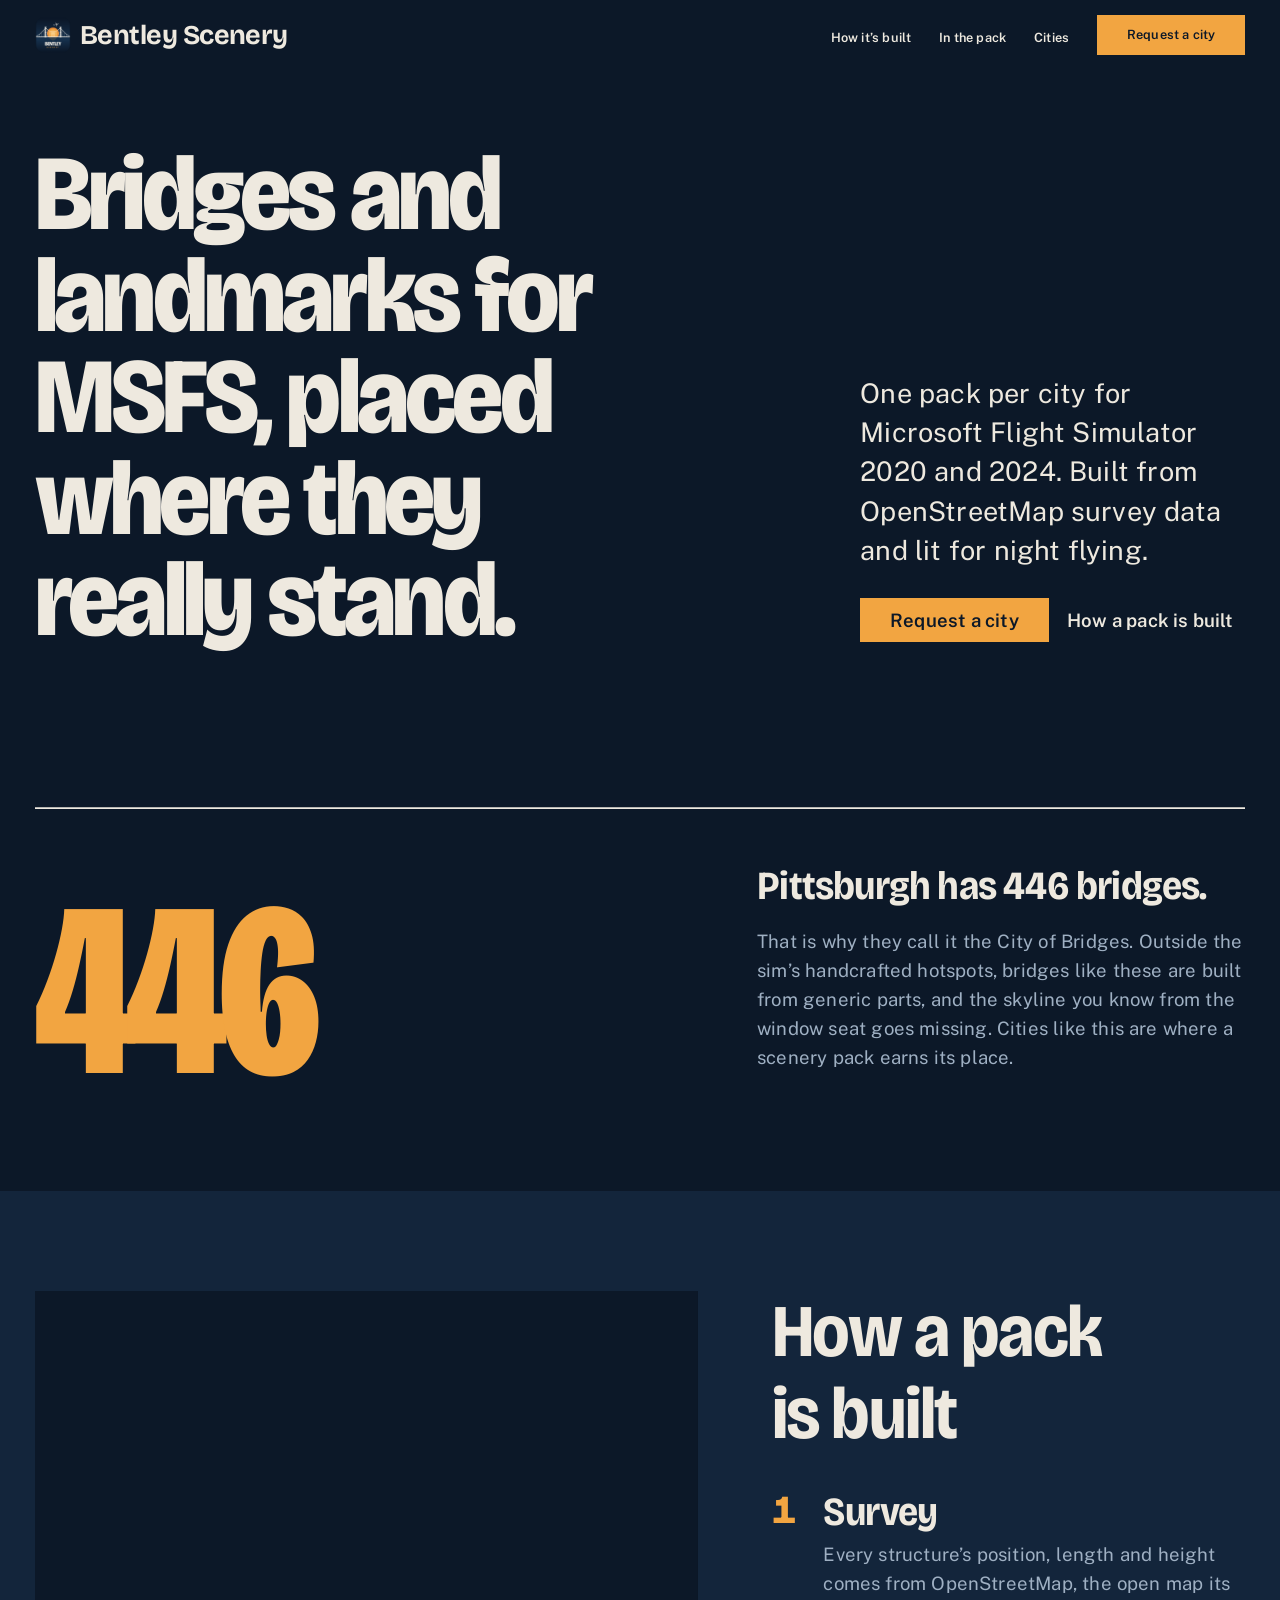
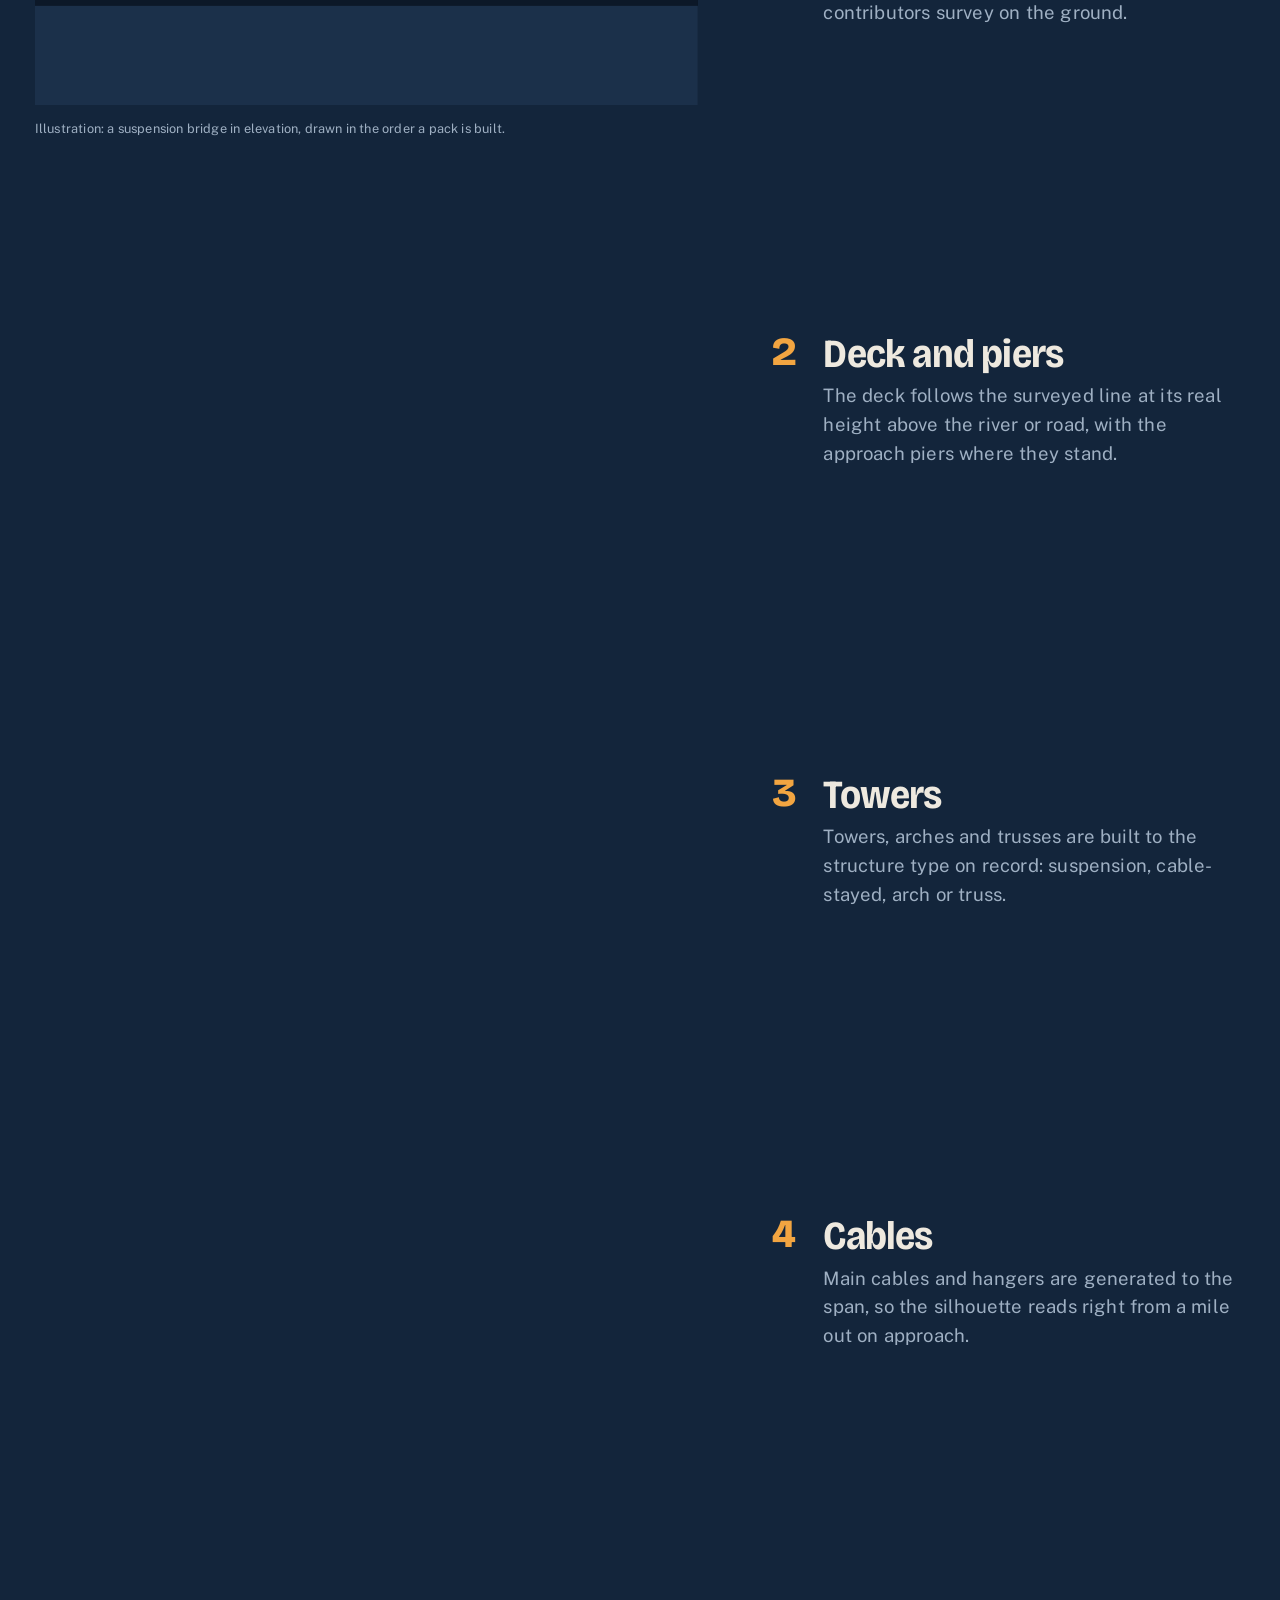
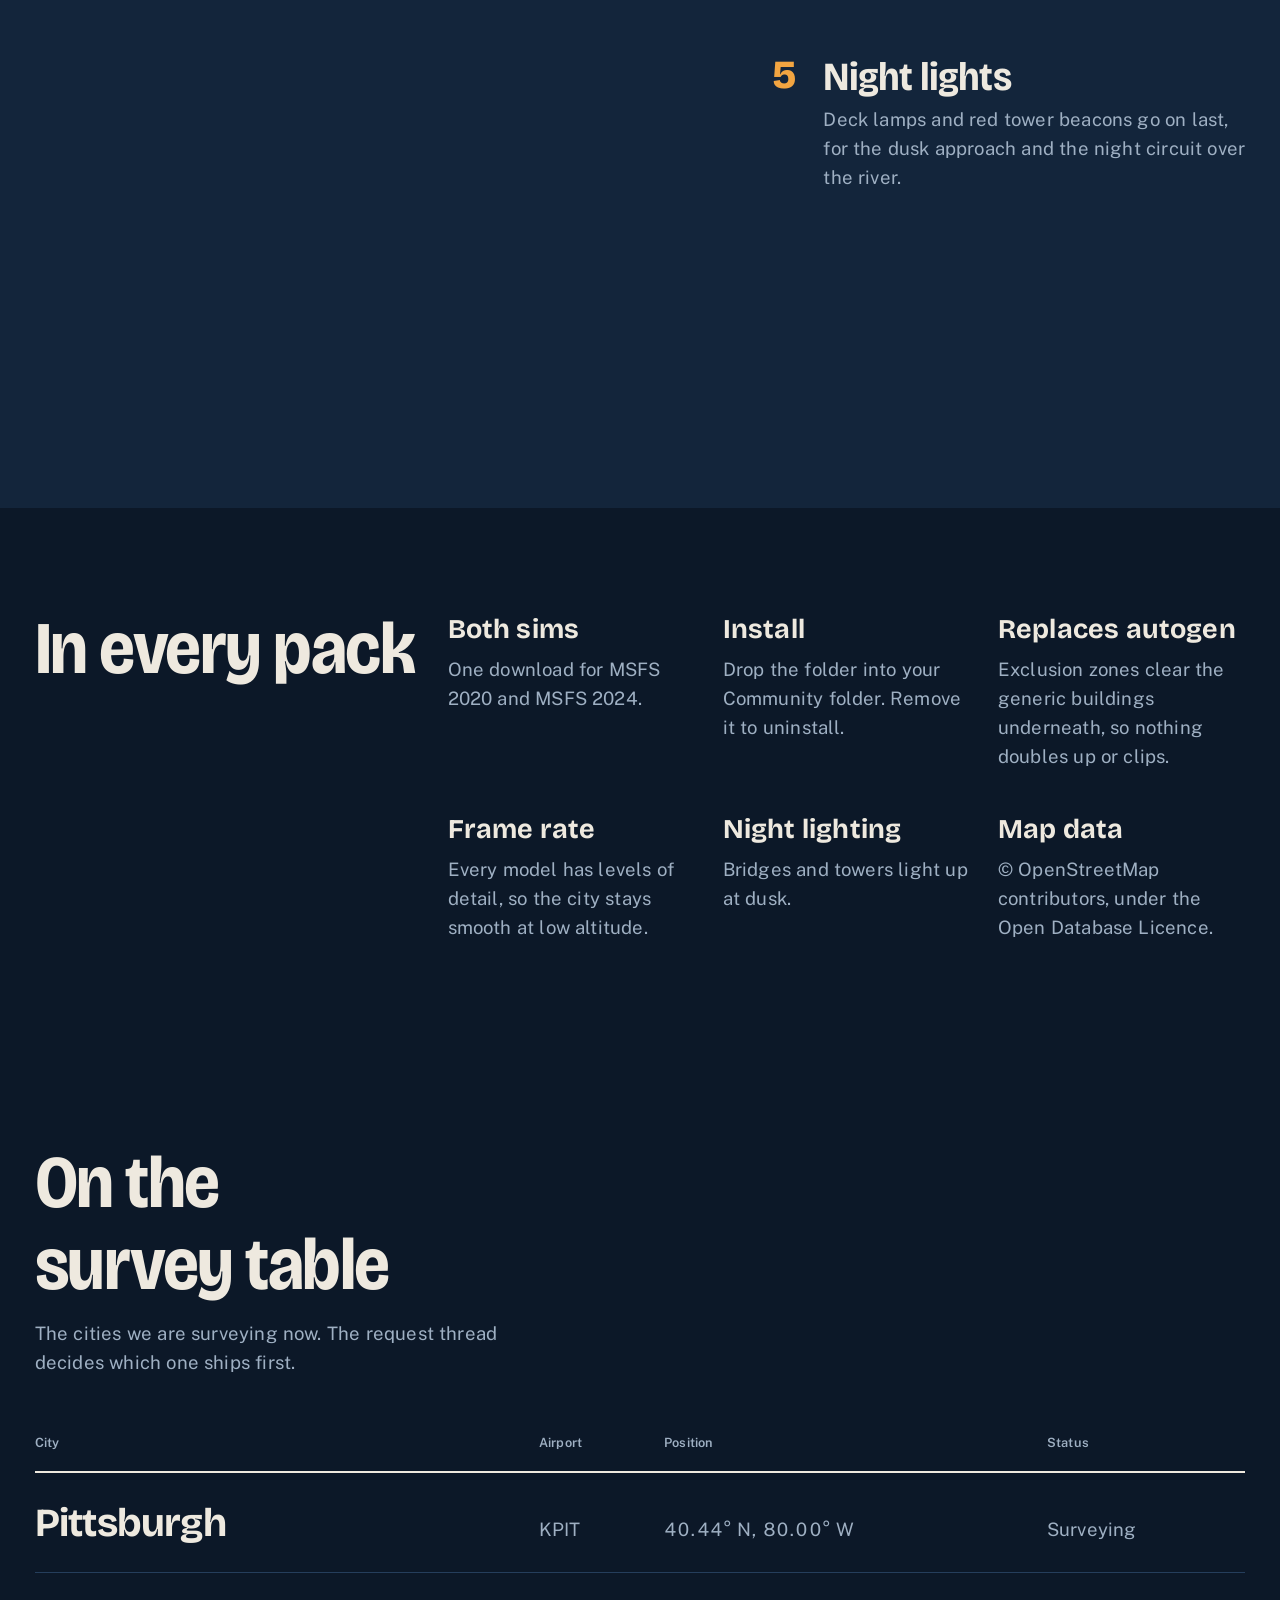
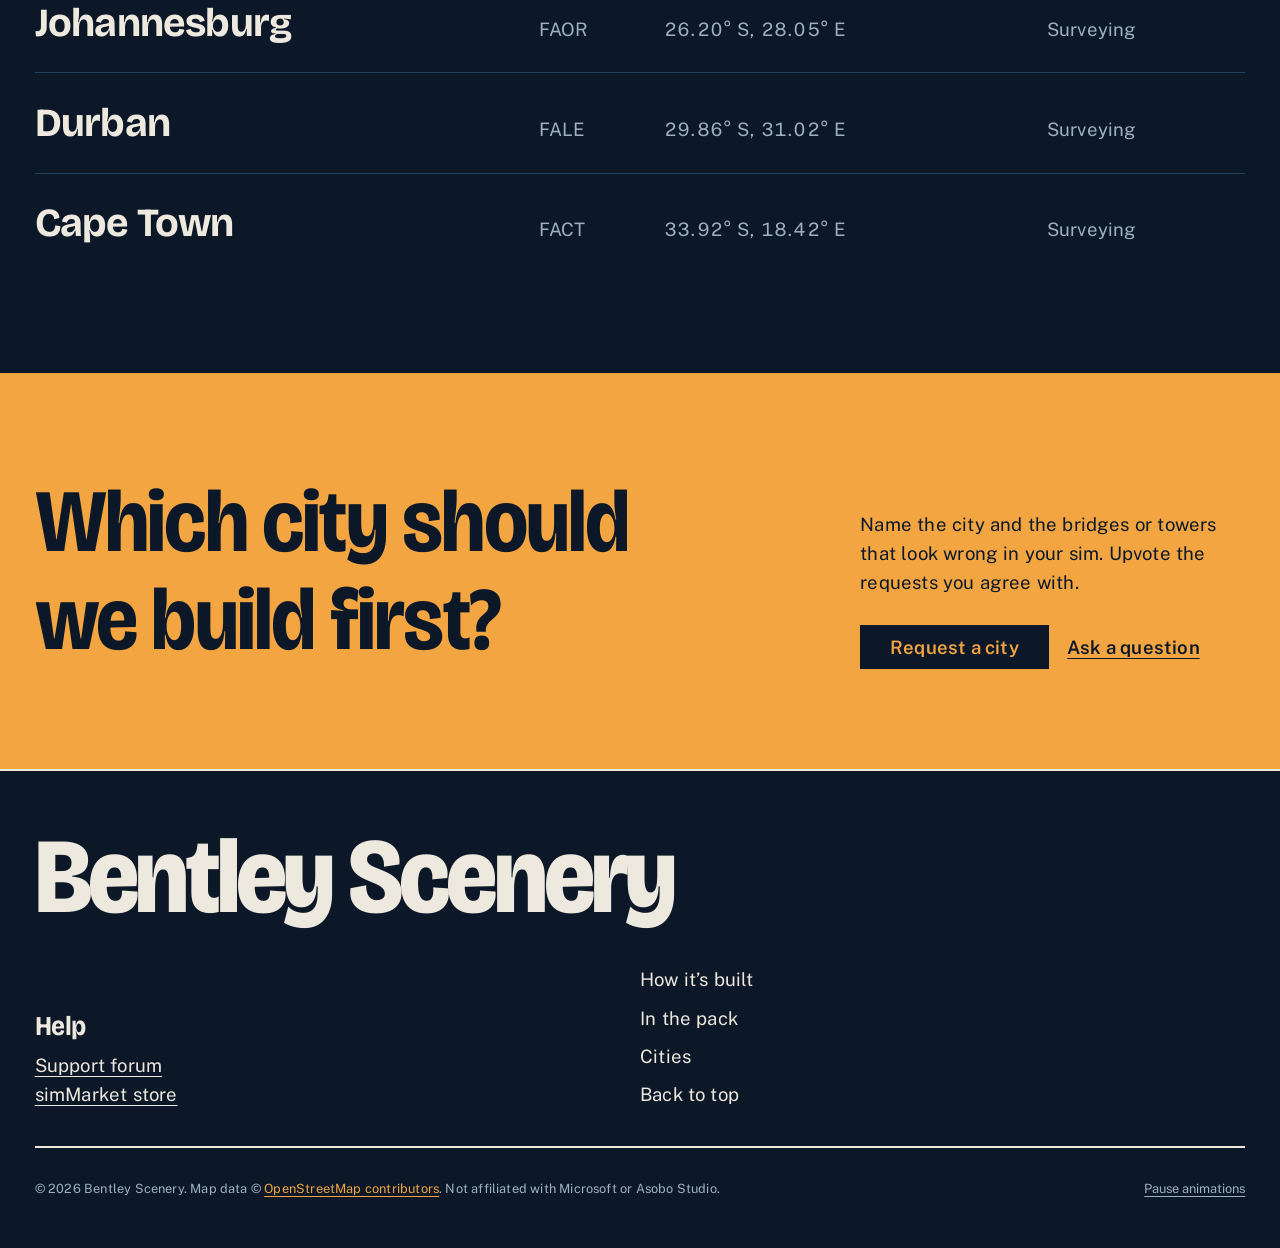
<file: index.html>
<!doctype html>
<html lang="en">
<head>
  <meta charset="utf-8">
  <meta name="viewport" content="width=device-width, initial-scale=1">
  <title>Bentley Scenery: city bridges and landmarks for MSFS</title>
  <meta name="description" content="City bridge and landmark packs for Microsoft Flight Simulator 2020 and 2024, placed from OpenStreetMap survey data and lit for night flying.">
  <link rel="canonical" href="https://duncanbentley.github.io/bentley-scenery/">
  <meta property="og:type" content="website">
  <meta property="og:title" content="Bentley Scenery: bridges and landmarks for MSFS">
  <meta property="og:description" content="City bridge and landmark packs for Microsoft Flight Simulator 2020 and 2024, placed from survey data and lit for night flying.">
  <meta property="og:url" content="https://duncanbentley.github.io/bentley-scenery/">
  <meta property="og:image" content="https://duncanbentley.github.io/bentley-scenery/art/og.png">
  <meta property="og:image:width" content="1200">
  <meta property="og:image:height" content="630">
  <meta property="og:image:alt" content="Bentley Scenery wordmark beside a suspension bridge elevation at dusk">
  <meta name="twitter:card" content="summary_large_image">
  <meta name="theme-color" content="#0c1828">
  <meta name="color-scheme" content="dark">
  <link rel="icon" href="favicon.png" type="image/png">
  <link rel="apple-touch-icon" href="favicon.png">
  <link rel="preconnect" href="https://fonts.googleapis.com">
  <link rel="preconnect" href="https://fonts.gstatic.com" crossorigin>
  <link rel="stylesheet" href="https://fonts.googleapis.com/css2?family=Bricolage+Grotesque:opsz,wdth,wght@12..96,75..100,700..800&amp;family=Public+Sans:wght@400..600&amp;display=swap">
  <link rel="stylesheet" href="assets/tokens.css">
  <link rel="stylesheet" href="assets/base.css">
  <link rel="stylesheet" href="assets/motion.css">
  <link rel="stylesheet" href="assets/site.css">
  <script>document.documentElement.classList.add('js')</script>
  <script src="assets/motion.js" defer></script>
  <script type="application/ld+json">
  {
    "@context": "https://schema.org",
    "@type": "Organization",
    "name": "Bentley Scenery",
    "url": "https://duncanbentley.github.io/bentley-scenery/",
    "logo": "https://duncanbentley.github.io/bentley-scenery/favicon.png",
    "description": "City bridge and landmark scenery packs for Microsoft Flight Simulator 2020 and 2024.",
    "sameAs": ["https://github.com/DuncanBentley/bentley-scenery"]
  }
  </script>
</head>
<body>
  <a class="skip-link" href="#main">Skip to content</a>
  <header class="site-header" data-header>
    <div class="container site-header__inner">
      <a class="site-brand" href="./">
        <img src="favicon.png" alt="" width="40" height="40">
        <span>Bentley Scenery</span>
      </a>
      <nav class="site-nav" aria-label="Primary">
        <ul>
          <li><a class="link-underline" href="#build">How it’s built</a></li>
          <li><a class="link-underline" href="#pack">In the pack</a></li>
          <li><a class="link-underline" href="#cities">Cities</a></li>
        </ul>
      </nav>
      <a class="btn site-header__cta" href="https://github.com/DuncanBentley/bentley-scenery/discussions/1">Request a city</a>
    </div>
  </header>

  <main id="main">

    <!-- Beat 1, recognition: type-only hero. Headline across columns 1-8, lede pinned to 9-12 at its baseline. -->
    <section class="hero container" aria-labelledby="hero-title">
      <h1 class="hero__title" id="hero-title">Bridges and landmarks for MSFS, placed where they really stand.</h1>
      <div class="hero__side">
        <p class="lede">One pack per city for Microsoft Flight Simulator 2020 and 2024. Built from OpenStreetMap survey data and lit for night flying.</p>
        <div class="cluster">
          <a class="btn" href="https://github.com/DuncanBentley/bentley-scenery/discussions/1">Request a city</a>
          <a class="link-underline hero__more" href="#build">How a pack is built</a>
        </div>
      </div>
    </section>

    <!-- Beat 2, tension: one real figure used as the image. -->
    <section class="figure section container" aria-labelledby="figure-title">
      <hr class="rule" data-reveal="clip-right">
      <div class="figure__grid">
        <p class="figure__num" aria-hidden="true">446</p>
        <div class="figure__text">
          <h2 class="h3" id="figure-title">Pittsburgh has 446 bridges.</h2>
          <p>That is why they call it the City of Bridges. Outside the sim’s handcrafted hotspots, bridges like these are built from generic parts, and the skyline you know from the window seat goes missing. Cities like this are where a scenery pack earns its place.</p>
        </div>
      </div>
    </section>

    <!-- Beat 3, PEAK: split stage. The bridge on the left assembles from --p as the five steps pass the middle of the screen. -->
    <section class="build section surface" id="build" aria-labelledby="build-title">
      <div class="container build__grid" data-scrub data-scrub-range="50% 50%">
        <div class="build__stage">
          <svg class="bridge" viewBox="0 0 800 500" role="img" aria-labelledby="bridge-title bridge-desc">
<title id="bridge-title">Elevation drawing of a suspension bridge being built in five stages</title>
<desc id="bridge-desc">A dashed survey line, then the deck and piers, the two towers, the main cables with hangers, and finally the night lights. The drawing is an illustration of the process.</desc>
<rect class="b-sky" x="0" y="0" width="800" height="380"/>
<rect class="b-water" x="0" y="380" width="800" height="120"/>
<g class="b-survey">
<line class="b-dash" x1="40" y1="300" x2="760" y2="300"/>
<path class="b-mark" d="M40 288v24M760 288v24"/>
<path class="b-dim" d="M230 40H570M230 32v16M570 32v16"/>
<text class="b-label" x="400.0" y="28" text-anchor="middle">main span</text>
<path class="b-dim" d="M230 398v26M570 398v26"/>
<text class="b-label" x="230" y="442" text-anchor="middle">tower 1</text>
<text class="b-label" x="570" y="442" text-anchor="middle">tower 2</text>
</g>
<g class="b-deck">
<rect class="b-solid" x="0" y="300" width="800" height="12"/>
<rect class="b-truss" x="0" y="312" width="800" height="10"/>
<rect class="b-solid" x="89" y="322" width="12" height="58"/>
<rect class="b-solid" x="144" y="322" width="12" height="58"/>
<rect class="b-solid" x="644" y="322" width="12" height="58"/>
<rect class="b-solid" x="699" y="322" width="12" height="58"/>
</g>
<g class="b-towers">
<path class="b-solid" d="M213 92 h11 l2 288 h-16 z M236 92 h11 l3 288 h-16 z"/>
<rect class="b-solid" x="213" y="106" width="34" height="9"/>
<rect class="b-solid" x="213" y="184" width="34" height="9"/>
<rect class="b-solid" x="213" y="266" width="34" height="9"/>
<rect class="b-solid" x="200" y="372" width="60" height="12"/>
<path class="b-solid" d="M553 92 h11 l2 288 h-16 z M576 92 h11 l3 288 h-16 z"/>
<rect class="b-solid" x="553" y="106" width="34" height="9"/>
<rect class="b-solid" x="553" y="184" width="34" height="9"/>
<rect class="b-solid" x="553" y="266" width="34" height="9"/>
<rect class="b-solid" x="540" y="372" width="60" height="12"/>
</g>
<g class="b-cables">
<path class="b-cable" pathLength="1" d="M40.0 300.0 L50.0 296.1 L60.0 290.0 L70.0 282.8 L80.0 274.6 L90.0 265.7 L100.0 256.1 L110.0 246.0 L120.0 235.3 L130.0 224.1 L140.0 212.6 L150.0 200.5 L160.0 188.1 L170.0 175.4 L180.0 162.3 L190.0 148.8 L200.0 135.1 L210.0 121.0 L220.0 106.6 L230.0 92.0"/>
<path class="b-cable" pathLength="1" d="M230.0 92.0 L240.0 112.1 L250.0 131.0 L260.0 148.6 L270.0 165.1 L280.0 180.3 L290.0 194.3 L300.0 207.1 L310.0 218.7 L320.0 229.0 L330.0 238.2 L340.0 246.1 L350.0 252.8 L360.0 258.3 L370.0 262.5 L380.0 265.6 L390.0 267.4 L400.0 268.0 L410.0 267.4 L420.0 265.6 L430.0 262.5 L440.0 258.3 L450.0 252.8 L460.0 246.1 L470.0 238.2 L480.0 229.0 L490.0 218.7 L500.0 207.1 L510.0 194.3 L520.0 180.3 L530.0 165.1 L540.0 148.6 L550.0 131.0 L560.0 112.1 L570.0 92.0"/>
<path class="b-cable" pathLength="1" d="M760.0 300.0 L750.0 296.1 L740.0 290.0 L730.0 282.8 L720.0 274.6 L710.0 265.7 L700.0 256.1 L690.0 246.0 L680.0 235.3 L670.0 224.1 L660.0 212.6 L650.0 200.5 L640.0 188.1 L630.0 175.4 L620.0 162.3 L610.0 148.8 L600.0 135.1 L590.0 121.0 L580.0 106.6 L570.0 92.0"/>
<g class="b-hangers">
<line x1="250" y1="131.0" x2="250" y2="300"/>
<line x1="270" y1="165.1" x2="270" y2="300"/>
<line x1="290" y1="194.3" x2="290" y2="300"/>
<line x1="310" y1="218.7" x2="310" y2="300"/>
<line x1="330" y1="238.2" x2="330" y2="300"/>
<line x1="350" y1="252.8" x2="350" y2="300"/>
<line x1="370" y1="262.5" x2="370" y2="300"/>
<line x1="390" y1="267.4" x2="390" y2="300"/>
<line x1="410" y1="267.4" x2="410" y2="300"/>
<line x1="430" y1="262.5" x2="430" y2="300"/>
<line x1="450" y1="252.8" x2="450" y2="300"/>
<line x1="470" y1="238.2" x2="470" y2="300"/>
<line x1="490" y1="218.7" x2="490" y2="300"/>
<line x1="510" y1="194.3" x2="510" y2="300"/>
<line x1="530" y1="165.1" x2="530" y2="300"/>
<line x1="550" y1="131.0" x2="550" y2="300"/>
<line x1="70" y1="282.8" x2="70" y2="300"/>
<line x1="100" y1="256.1" x2="100" y2="300"/>
<line x1="130" y1="224.1" x2="130" y2="300"/>
<line x1="160" y1="188.1" x2="160" y2="300"/>
<line x1="190" y1="148.8" x2="190" y2="300"/>
<line x1="220" y1="106.6" x2="220" y2="300"/>
<line x1="730" y1="282.8" x2="730" y2="300"/>
<line x1="700" y1="256.1" x2="700" y2="300"/>
<line x1="670" y1="224.1" x2="670" y2="300"/>
<line x1="640" y1="188.1" x2="640" y2="300"/>
<line x1="610" y1="148.8" x2="610" y2="300"/>
<line x1="580" y1="106.6" x2="580" y2="300"/>
</g>
</g>
<g class="b-lights">
<circle class="b-lamp" cx="40" cy="296" r="2.6"/>
<circle class="b-lamp" cx="64" cy="296" r="2.6"/>
<circle class="b-lamp" cx="88" cy="296" r="2.6"/>
<circle class="b-lamp" cx="112" cy="296" r="2.6"/>
<circle class="b-lamp" cx="136" cy="296" r="2.6"/>
<circle class="b-lamp" cx="160" cy="296" r="2.6"/>
<circle class="b-lamp" cx="184" cy="296" r="2.6"/>
<circle class="b-lamp" cx="208" cy="296" r="2.6"/>
<circle class="b-lamp" cx="232" cy="296" r="2.6"/>
<circle class="b-lamp" cx="256" cy="296" r="2.6"/>
<circle class="b-lamp" cx="280" cy="296" r="2.6"/>
<circle class="b-lamp" cx="304" cy="296" r="2.6"/>
<circle class="b-lamp" cx="328" cy="296" r="2.6"/>
<circle class="b-lamp" cx="352" cy="296" r="2.6"/>
<circle class="b-lamp" cx="376" cy="296" r="2.6"/>
<circle class="b-lamp" cx="400" cy="296" r="2.6"/>
<circle class="b-lamp" cx="424" cy="296" r="2.6"/>
<circle class="b-lamp" cx="448" cy="296" r="2.6"/>
<circle class="b-lamp" cx="472" cy="296" r="2.6"/>
<circle class="b-lamp" cx="496" cy="296" r="2.6"/>
<circle class="b-lamp" cx="520" cy="296" r="2.6"/>
<circle class="b-lamp" cx="544" cy="296" r="2.6"/>
<circle class="b-lamp" cx="568" cy="296" r="2.6"/>
<circle class="b-lamp" cx="592" cy="296" r="2.6"/>
<circle class="b-lamp" cx="616" cy="296" r="2.6"/>
<circle class="b-lamp" cx="640" cy="296" r="2.6"/>
<circle class="b-lamp" cx="664" cy="296" r="2.6"/>
<circle class="b-lamp" cx="688" cy="296" r="2.6"/>
<circle class="b-lamp" cx="712" cy="296" r="2.6"/>
<circle class="b-lamp" cx="736" cy="296" r="2.6"/>
<circle class="b-lamp" cx="760" cy="296" r="2.6"/>
<rect class="b-reflect" x="43" y="399" width="18" height="2.4" rx="1.2"/>
<rect class="b-reflect" x="91" y="399" width="18" height="2.4" rx="1.2"/>
<rect class="b-reflect" x="139" y="399" width="18" height="2.4" rx="1.2"/>
<rect class="b-reflect" x="187" y="399" width="18" height="2.4" rx="1.2"/>
<rect class="b-reflect" x="235" y="399" width="18" height="2.4" rx="1.2"/>
<rect class="b-reflect" x="283" y="399" width="18" height="2.4" rx="1.2"/>
<rect class="b-reflect" x="331" y="399" width="18" height="2.4" rx="1.2"/>
<rect class="b-reflect" x="379" y="399" width="18" height="2.4" rx="1.2"/>
<rect class="b-reflect" x="427" y="399" width="18" height="2.4" rx="1.2"/>
<rect class="b-reflect" x="475" y="399" width="18" height="2.4" rx="1.2"/>
<rect class="b-reflect" x="523" y="399" width="18" height="2.4" rx="1.2"/>
<rect class="b-reflect" x="571" y="399" width="18" height="2.4" rx="1.2"/>
<rect class="b-reflect" x="619" y="399" width="18" height="2.4" rx="1.2"/>
<rect class="b-reflect" x="667" y="399" width="18" height="2.4" rx="1.2"/>
<rect class="b-reflect" x="715" y="399" width="18" height="2.4" rx="1.2"/>
<circle class="b-beacon" cx="230" cy="85" r="5"/>
<circle class="b-beacon" cx="570" cy="85" r="5"/>
</g>
</svg>
          <p class="build__caption small muted">Illustration: a suspension bridge in elevation, drawn in the order a pack is built.</p>
        </div>
        <div class="build__steps">
          <h2 id="build-title">How a pack is built</h2>
          <ol class="build__list">
            <li>
              <h3>Survey</h3>
              <p>Every structure’s position, length and height comes from OpenStreetMap, the open map its contributors survey on the ground.</p>
            </li>
            <li>
              <h3>Deck and piers</h3>
              <p>The deck follows the surveyed line at its real height above the river or road, with the approach piers where they stand.</p>
            </li>
            <li>
              <h3>Towers</h3>
              <p>Towers, arches and trusses are built to the structure type on record: suspension, cable-stayed, arch or truss.</p>
            </li>
            <li>
              <h3>Cables</h3>
              <p>Main cables and hangers are generated to the span, so the silhouette reads right from a mile out on approach.</p>
            </li>
            <li>
              <h3>Night lights</h3>
              <p>Deck lamps and red tower beacons go on last, for the dusk approach and the night circuit over the river.</p>
            </li>
          </ol>
        </div>
      </div>
    </section>

    <!-- Beat 4, reassurance: a quiet spec sheet (authored silence: no motion). -->
    <section class="pack section container" id="pack" aria-labelledby="pack-title">
      <h2 id="pack-title">In every pack</h2>
      <dl class="pack__specs">
        <div><dt>Both sims</dt><dd>One download for MSFS 2020 and MSFS 2024.</dd></div>
        <div><dt>Install</dt><dd>Drop the folder into your Community folder. Remove it to uninstall.</dd></div>
        <div><dt>Replaces autogen</dt><dd>Exclusion zones clear the generic buildings underneath, so nothing doubles up or clips.</dd></div>
        <div><dt>Frame rate</dt><dd>Every model has levels of detail, so the city stays smooth at low altitude.</dd></div>
        <div><dt>Night lighting</dt><dd>Bridges and towers light up at dusk.</dd></div>
        <div><dt>Map data</dt><dd>© OpenStreetMap contributors, under the Open Database Licence.</dd></div>
      </dl>
    </section>

    <!-- Beat 5, range: the candidate cities as an index table (authored silence). -->
    <section class="cities section container" id="cities" aria-labelledby="cities-title">
      <div class="cities__head">
        <h2 id="cities-title">On the survey table</h2>
        <p class="muted">The cities we are surveying now. The request thread decides which one ships first.</p>
      </div>
      <div class="cities__wrap">
        <table class="cities__table">
          <caption class="sr-only">Cities being surveyed, with the nearest major airport and position</caption>
          <thead><tr><th scope="col">City</th><th scope="col">Airport</th><th scope="col" class="cities__pos">Position</th><th scope="col">Status</th></tr></thead>
          <tbody>
            <tr><th scope="row">Pittsburgh</th><td>KPIT</td><td class="cities__pos">40.44° N, 80.00° W</td><td>Surveying</td></tr>
            <tr><th scope="row">Johannesburg</th><td>FAOR</td><td class="cities__pos">26.20° S, 28.05° E</td><td>Surveying</td></tr>
            <tr><th scope="row">Durban</th><td>FALE</td><td class="cities__pos">29.86° S, 31.02° E</td><td>Surveying</td></tr>
            <tr><th scope="row">Cape Town</th><td>FACT</td><td class="cities__pos">33.92° S, 18.42° E</td><td>Surveying</td></tr>
          </tbody>
        </table>
      </div>
    </section>

    <!-- Beat 6, commitment: the one full-bleed colour block. -->
    <section class="ask" id="request" aria-labelledby="ask-title">
      <div class="container ask__inner" data-reveal="up">
        <h2 class="ask__title" id="ask-title">Which city should we build first?</h2>
        <div class="ask__side">
          <p>Name the city and the bridges or towers that look wrong in your sim. Upvote the requests you agree with.</p>
          <div class="cluster">
            <a class="btn ask__btn" href="https://github.com/DuncanBentley/bentley-scenery/discussions/1">Request a city</a>
            <a class="ask__link" href="https://github.com/DuncanBentley/bentley-scenery/discussions/categories/q-a">Ask a question</a>
          </div>
        </div>
      </div>
    </section>

  </main>

  <footer class="site-footer">
    <div class="container site-footer__grid">
      <p class="site-footer__mark" aria-hidden="true">Bentley Scenery</p>
      <div class="site-footer__contact">
        <h2 class="h4">Help</h2>
        <address>
          <a href="https://github.com/DuncanBentley/bentley-scenery/discussions/categories/q-a">Support forum</a><br>
          <a href="https://secure.simmarket.com/">simMarket store</a>
        </address>
      </div>
      <nav class="site-footer__nav" aria-label="Footer">
        <ul>
          <li><a class="link-underline" href="#build">How it’s built</a></li>
          <li><a class="link-underline" href="#pack">In the pack</a></li>
          <li><a class="link-underline" href="#cities">Cities</a></li>
          <li><a class="link-underline" href="#main">Back to top</a></li>
        </ul>
      </nav>
      <div class="site-footer__legal small">
        <p>&copy; 2026 Bentley Scenery. Map data &copy; <a href="https://www.openstreetmap.org/copyright">OpenStreetMap contributors</a>. Not affiliated with Microsoft or Asobo Studio.</p>
        <button class="site-footer__motion" type="button" data-motion-toggle>Pause animations</button>
      </div>
    </div>
  </footer>
</body>
</html>
</file>
<file: assets/tokens.css>
/* tokens.css: Bentley Studios
   direction: swiss (Swiss Poster) | palette: Existing brand palette (from existing-tokens.css) | seed: 12410
   fonts: Bricolage Grotesque / Public Sans | dials: variance 4, motion 3, density 6
   Generated by `studio.py direct`. Same inputs + seed = same file. Hex values carry an oklch() comment. */

@property --p { syntax: "<number>"; inherits: true; initial-value: 0; }

/* Bricolage Grotesque is 78.3% of the width of its system stand-in: this local face is scaled to match, so the swap
   to the web font barely moves the layout (font-swap CLS). */
@font-face { font-family: "Bricolage Grotesque fallback"; src: local("Arial"), local("ArialMT"), local("Liberation Sans"), local("Arimo"), local("Helvetica"); font-weight: 100 549; size-adjust: 78.3%; font-display: swap; }
@font-face { font-family: "Bricolage Grotesque fallback"; src: local("Arial Bold"), local("Arial-BoldMT"), local("Liberation Sans Bold"), local("Arimo Bold"), local("Helvetica Bold"); font-weight: 550 1000; size-adjust: 78.3%; font-display: swap; }

:root {
  color-scheme: dark;

  /* typefaces */
  --font-display: 'Bricolage Grotesque', 'Bricolage Grotesque fallback', 'Helvetica Neue', 'Arial Nova', 'Nimbus Sans', 'Segoe UI', sans-serif;
  --font-body: 'Public Sans', 'Helvetica Neue', 'Arial Nova', 'Nimbus Sans', 'Segoe UI', sans-serif;
  --font-mono: ui-monospace, 'Cascadia Code', 'Source Code Pro', Menlo, Consolas, 'DejaVu Sans Mono', monospace;
  --font-label: var(--font-body);
  --display-weight: 800;
  --heading-weight: 700;
  --body-weight: 400;
  --strong-weight: 600;
  --display-stretch: 90%;
  --display-case: none;
  --display-tracking: -0.035em;
  --heading-tracking: -0.02em;
  --leading-display: 0.95;
  --leading-tight: 1.1;
  --leading-body: 1.56;
  --body-tracking: 0.01em;
  --label-case: none;
  --tracking-caps: 0.06em;
  --label-tracking: 0;

  /* fluid type scale 360-1440px (Utopia-style; max capped at 2.5x min for 200% zoom) */
  --step--2: clamp(0.5278rem, 0.75rem - 0.2469vw, 0.6944rem);
  --step--1: clamp(0.7917rem, 0.8472rem - 0.0617vw, 0.8333rem);
  --step-0: clamp(1rem, 0.9375rem + 0.2778vw, 1.1875rem);
  --step-1: clamp(1.2rem, 1.0062rem + 0.8611vw, 1.7812rem);
  --step-2: clamp(1.44rem, 1.0294rem + 1.825vw, 2.6719rem);
  --step-3: clamp(1.728rem, 0.9681rem + 3.3775vw, 4.0078rem);
  --step-4: clamp(2.0736rem, 1.0714rem + 4.4544vw, 5.0803rem);
  --step-5: clamp(2.4883rem, 1.2856rem + 5.3453vw, 6.0964rem);
  --step-6: clamp(2.986rem, 1.5428rem + 6.4143vw, 7.3157rem);
  --step-7: clamp(3.5832rem, 1.8513rem + 7.6972vw, 8.7788rem);

  /* fluid space scale (density 6) */
  --space-3xs: clamp(0.25rem, 0.2344rem + 0.0694vw, 0.2969rem);
  --space-2xs: clamp(0.5rem, 0.4688rem + 0.1389vw, 0.5938rem);
  --space-xs: clamp(0.75rem, 0.7031rem + 0.2083vw, 0.8906rem);
  --space-s: clamp(1rem, 0.9375rem + 0.2778vw, 1.1875rem);
  --space-m: clamp(1.5rem, 1.4062rem + 0.4167vw, 1.7812rem);
  --space-l: clamp(2rem, 1.875rem + 0.5556vw, 2.375rem);
  --space-xl: clamp(3rem, 2.8125rem + 0.8333vw, 3.5625rem);
  --space-2xl: clamp(4rem, 3.75rem + 1.1111vw, 4.75rem);
  --space-3xl: clamp(6rem, 5.625rem + 1.6667vw, 7.125rem);
  --space-4xl: clamp(8rem, 7.5rem + 2.2222vw, 9.5rem);
  --space-3xs-2xs: clamp(0.25rem, 0.1354rem + 0.5093vw, 0.5938rem);
  --space-2xs-xs: clamp(0.5rem, 0.3698rem + 0.5787vw, 0.8906rem);
  --space-xs-s: clamp(0.75rem, 0.6042rem + 0.6481vw, 1.1875rem);
  --space-s-m: clamp(1rem, 0.7396rem + 1.1574vw, 1.7812rem);
  --space-m-l: clamp(1.5rem, 1.2083rem + 1.2963vw, 2.375rem);
  --space-l-xl: clamp(2rem, 1.4792rem + 2.3148vw, 3.5625rem);
  --space-xl-2xl: clamp(3rem, 2.4167rem + 2.5926vw, 4.75rem);
  --space-2xl-3xl: clamp(4rem, 2.9583rem + 4.6296vw, 7.125rem);
  --space-3xl-4xl: clamp(6rem, 4.8333rem + 5.1852vw, 9.5rem);
  --space-s-l: clamp(1rem, 0.5417rem + 2.037vw, 2.375rem);
  --space-m-xl: clamp(1.5rem, 0.8125rem + 3.0556vw, 3.5625rem);
  --space-l-2xl: clamp(2rem, 1.0833rem + 4.0741vw, 4.75rem);
  --space-xl-3xl: clamp(3rem, 1.625rem + 6.1111vw, 7.125rem);
  --space-2xl-4xl: clamp(4rem, 2.1667rem + 8.1481vw, 9.5rem);
  --section-space: clamp(3rem, 1.724rem + 5.6713vw, 6.8281rem);
  --gutter: var(--space-s-l);
  --container: 1320px;
  --measure: 66ch;

  /* colour (60 / 30 / 10: bg / surface / accent) */
  --c-bg: #0c1828; /* oklch(20.7% 0.036 256.0) */
  --c-surface: #13253b; /* oklch(26.1% 0.048 254.3) */
  --c-ink: #eee9df; /* oklch(93.5% 0.014 84.6) */
  --c-muted: #9fb0c3; /* oklch(75.0% 0.033 251.2) */
  --c-line: #253e5c; /* oklch(35.8% 0.061 253.8) */
  --c-accent: #f2a541; /* oklch(78.0% 0.144 69.4) */
  --c-accent-2: #355dc6; /* oklch(51.0% 0.170 265.1) */
  --c-accent-ink: #0c1828; /* oklch(20.7% 0.036 256.0) */
  --c-accent-raw: #f2a541; /* oklch(78.0% 0.144 69.4) */
  --c-accent-raw-ink: #0c1828; /* oklch(20.7% 0.036 256.0) */
  --c-accent-2-raw: #1d3fa6; /* oklch(41.4% 0.170 265.3) */
  --c-selection: color-mix(in oklab, var(--c-accent) 28%, var(--c-bg));
  --c-focus: var(--c-accent);

  /* shape */
  --radius-s: 0px;
  --radius-m: 0px;
  --radius-l: 0px;
  --radius-btn: 0px;
  --border: 2px solid var(--c-ink);
  --shadow-1: none;
  --shadow-2: none;

  /* motion */
  --ease-out: cubic-bezier(0.25, 1, 0.5, 1);
  --ease-in-out: cubic-bezier(0.76, 0, 0.24, 1);
  --ease-spring: cubic-bezier(0.25, 1, 0.5, 1);
  --dur-1: 114ms;
  --dur-2: 266ms;
  --dur-3: 532ms;
  --dur-ui: 160ms; /* hovers and toggles stay under 300ms */
  --dur-press: 120ms;
  --reveal-distance: 10px;
  --reveal-blur: 0px;
  --stagger: 60ms;

  /* layout dials (variance 4) */
  --split: 7fr 5fr;
  --offset-cols: 0;
  --tilt: 0deg;
}

@media (prefers-reduced-motion: reduce) {
  :root { --dur-1: 0ms; --dur-2: 0ms; --dur-3: 0ms; --dur-ui: 0ms; --dur-press: 0ms; --reveal-distance: 0px; --reveal-blur: 0px; --stagger: 0ms; --tilt: 0deg; }
}
</file>
<file: assets/base.css>
/* base.css (award-level-websites). Load after tokens.css: reset, type roles, layout primitives, interactive
   states, print. The hooks for motion.js live in motion.css. */

/* 1. Reset */
*, *::before, *::after { box-sizing: border-box; }
* { margin: 0; }
html {
  -webkit-text-size-adjust: 100%; text-size-adjust: 100%;
  hanging-punctuation: first last;
  accent-color: var(--c-accent); caret-color: var(--c-accent);
  scrollbar-color: color-mix(in oklab, var(--c-ink) 35%, transparent) transparent;
}
@media (prefers-reduced-motion: no-preference) {
  /* smooth only while something on the page has focus (an in-page link was used), so scripted scrolls,
     find-in-page and restored positions jump instantly instead of fighting it */
  html:focus-within { scroll-behavior: smooth; }
  @view-transition { navigation: auto; }
}
body {
  min-height: 100vh; min-height: 100svh;
  background: var(--c-bg); color: var(--c-ink);
  font-family: var(--font-body); font-size: var(--step-0); font-weight: var(--body-weight);
  line-height: var(--leading-body);
  letter-spacing: var(--body-tracking, 0);
  font-synthesis-weight: none;
  -webkit-font-smoothing: antialiased; text-rendering: optimizeLegibility;
  overflow-x: clip;
}
img, picture, video, canvas, svg { display: block; max-width: 100%; height: auto; }
input, button, textarea, select { font: inherit; color: inherit; }
button { cursor: pointer; }
p, li, dd, figcaption, blockquote { text-wrap: pretty; overflow-wrap: break-word; }
h1, h2, h3, h4, h5 { text-wrap: balance; overflow-wrap: break-word; }
[id] { scroll-margin-top: var(--scroll-offset, 5.5rem); }
table, time, .tabular, .price, [data-count-to] { font-variant-numeric: tabular-nums; }
strong, b { font-weight: var(--strong-weight); }
hr { border: 0; border-top: var(--border); }
::selection { background: var(--c-selection); color: var(--c-ink); }

/* 2. Links and focus */
a { color: var(--c-accent); text-decoration-thickness: 1px; text-underline-offset: 0.2em; }
a:hover { text-decoration-thickness: 2px; }
:focus-visible { outline: 2px solid var(--c-focus); outline-offset: 3px; }
.link-underline {
  color: inherit; text-decoration: none;
  background: linear-gradient(currentColor, currentColor) no-repeat 0 100% / 0 1px;
  transition: background-size var(--dur-ui, 160ms) var(--ease-out);
}
.link-underline:hover, .link-underline:focus-visible, .link-underline[aria-current] { background-size: 100% 1px; }

/* 3. Type roles */
h1, h2, h3, h4, .display, .h1, .h2, .h3, .h4 {
  font-family: var(--font-display); font-weight: var(--heading-weight); font-stretch: var(--display-stretch);
  letter-spacing: var(--heading-tracking); line-height: var(--leading-tight);
}
h1, .h1, .display, h2, .h2 { text-transform: var(--display-case); }
h1, .h1, .display { font-weight: var(--display-weight); letter-spacing: var(--display-tracking); line-height: var(--leading-display); }
.display { font-size: var(--step-6); }
h1, .h1 { font-size: var(--step-5); }
h2, .h2 { font-size: var(--step-4); }
h3, .h3 { font-size: var(--step-2); }
h4, .h4 { font-size: var(--step-1); }
.lede { font-size: var(--step-1); line-height: 1.45; max-width: 52ch; }
.small, small { font-size: var(--step--1); }
.muted { color: var(--c-muted); }
.eyebrow { /* budget: at most 1 per 3 sections (see direction.md) */
  font-family: var(--font-label); font-size: var(--step--1); font-weight: var(--strong-weight);
  text-transform: var(--label-case); letter-spacing: var(--label-tracking); color: var(--c-muted);
}
.mono, code, kbd, samp, pre { font-family: var(--font-mono); font-size: 0.92em; }
.prose { max-width: var(--measure); }
.prose > * + * { margin-top: var(--space-s); }
.prose > :is(h2, h3) { margin-top: var(--space-l); }
.prose blockquote { padding-left: var(--space-s); border-left: 2px solid var(--c-accent); }
.prose ul, .prose ol { padding-left: var(--space-m); }
.prose li + li { margin-top: var(--space-3xs); }

/* 4. Layout primitives */
.container { width: min(100% - 2 * var(--gutter), var(--container)); margin-inline: auto; }
.section { padding-block: var(--section-space); }
.surface { background: var(--c-surface); }
.invert { background: var(--c-ink); color: var(--c-bg); --c-muted: color-mix(in oklab, var(--c-bg) 72%, var(--c-ink)); }
.invert a:not(.btn) { color: inherit; }
.stack { display: flex; flex-direction: column; gap: var(--stack, var(--space-s)); }
.cluster { display: flex; flex-wrap: wrap; align-items: center; gap: var(--cluster, var(--space-s)); }
.grid-auto { display: grid; gap: var(--grid-gap, var(--space-m)); grid-template-columns: repeat(auto-fit, minmax(min(100%, var(--min, 16rem)), 1fr)); }
.split { display: grid; gap: var(--split-gap, var(--space-l-2xl)); align-items: var(--split-align, center); }
@media (min-width: 52em) {
  .split { grid-template-columns: var(--split); }
  .split--flip > :first-child { order: 2; }
}
.bento { display: grid; gap: var(--space-s); grid-template-columns: minmax(0, 1fr); }
:where(.split, .bento, .grid-auto, .layout, .cluster) > * { min-width: 0; } /* long words/code can't widen the page */
@media (min-width: 48em) {
  .bento { grid-template-columns: repeat(6, minmax(0, 1fr)); grid-auto-rows: minmax(11rem, auto); }
  .bento > * { grid-column: span 2; }
  .bento > .span-3 { grid-column: span 3; } .bento > .span-4 { grid-column: span 4; }
  .bento > .span-6 { grid-column: span 6; } .bento > .row-2 { grid-row: span 2; }
}
.layout { /* page grid: children sit in the content column; .wide / .full-bleed break out without 100vw */
  display: grid;
  grid-template-columns: [full-start] minmax(var(--gutter), 1fr) [wide-start] minmax(0, var(--space-2xl))
    [content-start] min(100% - 2 * var(--gutter), var(--container)) [content-end] minmax(0, var(--space-2xl))
    [wide-end] minmax(var(--gutter), 1fr) [full-end];
}
.layout > * { grid-column: content; }
.layout > .wide { grid-column: wide; }
.layout > .full-bleed { grid-column: full; }
.frame { overflow: hidden; border-radius: var(--radius-m); background: var(--c-surface); }
.frame > img, .frame > svg, .frame > video { width: 100%; height: 100%; object-fit: cover; }
.arch { border-radius: 999px 999px var(--radius-s) var(--radius-s); }

/* 5. Buttons and controls */
.btn {
  display: inline-flex; align-items: center; justify-content: center; gap: var(--space-2xs);
  min-height: 44px; padding: var(--space-2xs) var(--space-m);
  border: var(--btn-border, 2px solid transparent); border-radius: var(--radius-btn);
  background: var(--c-accent); color: var(--c-accent-ink); box-shadow: var(--shadow-1);
  font-family: var(--font-body); font-size: var(--step-0); font-weight: var(--strong-weight); line-height: 1.1;
  text-decoration: none; white-space: nowrap;
  transition: background-color var(--dur-ui, 160ms) var(--ease-out), color var(--dur-ui, 160ms) var(--ease-out),
    border-color var(--dur-ui, 160ms) var(--ease-out), transform var(--dur-press, 120ms) var(--ease-out),
    box-shadow var(--dur-press, 120ms) var(--ease-out);
}
.btn:active { transform: translateY(1px) scale(0.98); box-shadow: none; }
.btn:focus-visible { outline-offset: 4px; }
.btn:disabled, .btn[aria-disabled="true"] { opacity: 0.45; cursor: not-allowed; transform: none; }
.btn--ghost { background: transparent; color: var(--c-ink); border-color: currentColor; box-shadow: none; }
.btn--brand { background: var(--c-accent-raw); color: var(--c-accent-raw-ink); }
@media (hover: hover) and (pointer: fine) {
  .btn:hover { background: var(--c-ink); color: var(--c-bg); }
  .btn--ghost:hover { border-color: var(--c-ink); }
  .invert .btn:hover { background: var(--c-bg); color: var(--c-ink); }
}
label { font-weight: var(--strong-weight); }
input:not([type="checkbox"], [type="radio"]), textarea, select {
  width: 100%; min-height: 44px; padding: var(--space-2xs) var(--space-xs); background: var(--c-bg); font-size: var(--step-0);
  border: 1px solid color-mix(in oklab, var(--c-ink) 45%, var(--c-bg)); border-radius: var(--radius-s);
}
input:hover, textarea:hover, select:hover { border-color: var(--c-ink); }
input:focus-visible, textarea:focus-visible, select:focus-visible { outline-offset: 1px; border-color: var(--c-accent); }
input:disabled, textarea:disabled, select:disabled { opacity: 0.5; cursor: not-allowed; }
input:user-invalid, textarea:user-invalid { border-color: var(--c-accent); outline: 1px solid var(--c-accent); }
details > summary { cursor: pointer; list-style: none; }
details > summary::-webkit-details-marker { display: none; }

/* 6. Utilities */
.sr-only {
  position: absolute !important; width: 1px; height: 1px; padding: 0; margin: -1px;
  overflow: hidden; clip: rect(0 0 0 0); white-space: nowrap; border: 0;
}
.skip-link {
  position: absolute; left: var(--space-s); top: var(--space-s); z-index: 100;
  padding: var(--space-2xs) var(--space-s); background: var(--c-ink); color: var(--c-bg); border-radius: var(--radius-s);
  transform: translateY(-200%);
}
.skip-link:focus { transform: none; }
[data-header] { position: sticky; top: 0; z-index: 50; background: var(--c-bg); transition: transform var(--dur-2) var(--ease-out), box-shadow var(--dur-2) var(--ease-out); }
[data-header].is-scrolled { box-shadow: 0 1px 0 var(--c-line); }
[data-header].is-hidden { transform: translateY(-100%); }
[data-progress] { position: fixed; inset: 0 0 auto; z-index: 60; height: 3px; background: var(--c-accent); transform-origin: 0 50%; transform: scaleX(var(--p, 0)); }

@media (prefers-reduced-motion: reduce) {
  *, *::before, *::after { animation-duration: 0.01ms !important; animation-iteration-count: 1 !important; transition-duration: 0.01ms !important; }
}

/* 7. Print */
@media print {
  [data-header], [data-progress], [data-motion-toggle], .skip-link, [data-marquee] { display: none !important; }
  body { background: #fff; color: #000; font-size: 11pt; }
  a[href^="http"]::after { content: " (" attr(href) ")"; font-size: 0.85em; }
  .section { padding-block: 1.5rem; }
  img, figure { break-inside: avoid; }
}
</file>
<file: assets/motion.css>
/* motion.css (award-level-websites): the CSS half of motion.js. Load after base.css.
   Hiding only happens under html.js + prefers-reduced-motion: no-preference, with a 2.5s CSS failsafe if the
   script never starts; reduced motion and the motion toggle (html.motion-paused) unpin and show everything.
   Scroll-linked --p comes from native scroll timelines where supported; motion.js writes it otherwise. */

[data-marquee] { display: flex; flex-wrap: wrap; gap: var(--marquee-gap, var(--space-l)); align-items: center; }
[data-marquee].is-ready { flex-wrap: nowrap; overflow: hidden; gap: 0; mask-image: linear-gradient(90deg, transparent, #000 6%, #000 94%, transparent); }
.marquee__track { display: flex; flex: none; width: max-content; animation: awl-marquee var(--marquee-dur, 40s) linear infinite; }
.marquee__group > * { flex: none; white-space: nowrap; }
.marquee__group { display: flex; flex: none; align-items: center; gap: var(--marquee-gap, var(--space-l)); padding-right: var(--marquee-gap, var(--space-l)); }
[data-marquee]:hover .marquee__track, [data-marquee]:focus-within .marquee__track, .motion-paused .marquee__track { animation-play-state: paused; }
@keyframes awl-marquee { to { transform: translateX(calc(-1 * var(--marquee-shift, 50%))); } }
.sw { display: inline-block; overflow: clip; vertical-align: top; padding-block: 0.1em; margin-block: -0.1em; }
.si { display: inline-block; }
[data-count-to] { display: inline-block; }
.pan__track { display: flex; gap: var(--space-m); overflow-x: auto; scroll-snap-type: x mandatory; padding-block: var(--space-s); }
.pan__track > * { flex: 0 0 min(80vw, 26rem); scroll-snap-align: start; }
[data-parallax] { transform: translate3d(0, calc((0.5 - var(--p, 0.5)) * var(--parallax, 0.15) * 40vh), 0); }

/* fit: one line that fills its box (wood type). Without JS the line wraps at the estimate. With JS it is measured
   once the real face has loaded, then held on one line (.is-fit) or wrapped at the floor (.fit-wrap); before that,
   a line with a baked --fit may wrap (so a floor-sized line never shifts) and an unbaked one holds one line. --fit = font-size as % of the line (bake the measured value into the markup for
   a shift-free first paint), --fit-min is the readable floor (below it the line wraps), --fit-max the ceiling.
   Zoom: the floor is in rem, so whenever a fitted line is small enough to need enlarging it sits on the floor and
   grows with zoom; above the floor it is display-size type that keeps its on-screen size. */
[data-fit] {
  display: block; line-height: var(--fit-leading, 0.9);
  font-size: max(var(--fit-min, 1.5rem), min(calc(var(--fit, 9) * 1cqi), var(--fit-max, 100vw)));
}
html.js [data-fit] { font-size: max(var(--fit-min, 1.5rem), min(var(--fit-px, calc(var(--fit, 9) * 1cqi)), var(--fit-max, 100vw))); }
html.js [data-fit].is-fit, html.js [data-fit]:not([style*="--fit"]):not(.fit-wrap) { white-space: nowrap; }
[data-fit].fit-wrap { text-wrap: balance; }

/* colour drift: each section keeps its own ground (site.css or data-drift="#hex") until motion.js is drifting */
:where(html.js [data-drift][style*="--drift-ground"]) {
  background-color: var(--drift-ground); color: var(--drift-ground-ink, inherit);
  --c-muted: color-mix(in oklab, var(--drift-ground-ink, var(--c-ink)) 72%, var(--drift-ground));
}
html.drift-on [data-drift] { background-color: transparent !important; color: inherit; }
html.has-drift body { background-color: var(--drift-bg); color: var(--drift-ink); --c-muted: color-mix(in oklab, var(--drift-ink) 72%, var(--drift-bg)); }

@media (prefers-reduced-motion: no-preference) {
  html.js [data-reveal] {
    transition: opacity var(--dur-3) var(--ease-out), transform var(--dur-3) var(--ease-out),
      filter var(--dur-3) var(--ease-out), clip-path var(--dur-3) var(--ease-in-out);
    transition-delay: calc(var(--delay, 0ms) + var(--i, 0) * var(--stagger));
  }
  html.js [data-reveal]:not(.is-in) { opacity: 0; }
  html.js [data-reveal="up"]:not(.is-in) { transform: translateY(var(--reveal-distance)); }
  html.js [data-reveal="scale"]:not(.is-in) { transform: scale(0.95); }
  html.js [data-reveal="blur"]:not(.is-in) { filter: blur(var(--reveal-blur)); }
  /* clip reveals name the way the edge travels: clip-right is revealed left to right ("wipes in from the left").
     Shapes need an explicit end state: clip-path never animates to or from `none`. */
  html.js :is([data-reveal^="clip"], [data-reveal="letterbox"]) { clip-path: inset(0); }
  html.js :is([data-reveal^="clip"], [data-reveal="letterbox"], [data-reveal="iris"]):not(.is-in) { opacity: 1; }
  html.js :is([data-reveal="clip"], [data-reveal="clip-down"]):not(.is-in) { clip-path: inset(0 0 100% 0); }
  html.js [data-reveal="clip-up"]:not(.is-in) { clip-path: inset(100% 0 0 0); }
  html.js [data-reveal="clip-right"]:not(.is-in) { clip-path: inset(0 100% 0 0); }
  html.js [data-reveal="clip-left"]:not(.is-in) { clip-path: inset(0 0 0 100%); }
  html.js [data-reveal="letterbox"]:not(.is-in) { clip-path: inset(50% 0 50% 0); }
  html.js [data-reveal="iris"] { clip-path: circle(75% at 50% 50%); }
  html.js [data-reveal="iris"]:not(.is-in) { clip-path: circle(0% at 50% 50%); }
  html.js [data-wipe] { clip-path: inset(0); transition: clip-path calc(var(--dur-3) * 1.2) var(--ease-in-out); transition-delay: var(--delay, 0ms); }
  html.js [data-wipe="up"]:not(.is-in) { clip-path: inset(100% 0 0 0); }
  html.js [data-wipe="down"]:not(.is-in) { clip-path: inset(0 0 100% 0); }
  html.js [data-wipe="left"]:not(.is-in) { clip-path: inset(0 0 0 100%); }
  html.js [data-wipe="right"]:not(.is-in) { clip-path: inset(0 100% 0 0); }
  html.js [data-wipe="iris"] { clip-path: circle(75% at 50% 50%); }
  html.js [data-wipe="iris"]:not(.is-in) { clip-path: circle(0% at 50% 50%); }
  html.js [data-split]:not(.is-in) .si { transform: translateY(110%); }
  html.js [data-split] .si { transition: transform var(--dur-3) var(--ease-out); transition-delay: calc(var(--i, 0) * var(--stagger)); }
  /* failsafe: if motion.js never starts, show everything after 2.5s */
  html.js:not(.motion-ready) :is([data-reveal], [data-wipe]):not(.is-in) { animation: awl-show 0s linear 2.5s forwards; }
  .motion-paused :is([data-reveal], [data-wipe], .si) { transition: none; }

  /* pinned stages: only with room (default 700x600; data-pin-min="WxH" overrides via .pin-on / .pin-off).
     Without room, JS, motion or when paused, the stage is a normal section with every cue visible in order. */
  @media (min-width: 700px) and (min-height: 600px) {
    html.js:not(.motion-paused) [data-pin]:not(.pin-off) { height: calc((var(--span, 2) + 1) * 100svh); }
    html.js:not(.motion-paused) [data-pin]:not(.pin-off) > :first-child { position: sticky; top: 0; height: 100svh; overflow: clip; }
    html.js.motion-ready:not(.motion-paused) [data-pin]:not(.pin-off) .pin__cues { display: grid; }
    html.js.motion-ready:not(.motion-paused) [data-pin]:not(.pin-off) .pin__cues > * { grid-area: 1 / 1; }
    html.js.motion-ready:not(.motion-paused) [data-pin]:not(.pin-off) [data-cue] {
      --in: clamp(0, (var(--p, 0) - var(--a, 0)) / var(--cue-fade, 0.06), 1);
      --out: clamp(0, (var(--b, 2) - var(--p, 0)) / var(--cue-fade, 0.06), 1);
      opacity: min(var(--in), var(--out)); transform: translateY(calc((1 - var(--in)) * 1.5rem));
    }
  }
  html.js:not(.motion-paused) [data-pin].pin-on { height: calc((var(--span, 2) + 1) * 100svh); }
  html.js:not(.motion-paused) [data-pin].pin-on > :first-child { position: sticky; top: 0; height: 100svh; overflow: clip; }
  html.js.motion-ready:not(.motion-paused) [data-pin].pin-on .pin__cues { display: grid; }
  html.js.motion-ready:not(.motion-paused) [data-pin].pin-on .pin__cues > * { grid-area: 1 / 1; }
  html.js.motion-ready:not(.motion-paused) [data-pin].pin-on [data-cue] {
    --in: clamp(0, (var(--p, 0) - var(--a, 0)) / var(--cue-fade, 0.06), 1);
    --out: clamp(0, (var(--b, 2) - var(--p, 0)) / var(--cue-fade, 0.06), 1);
    opacity: min(var(--in), var(--out)); transform: translateY(calc((1 - var(--in)) * 1.5rem));
  }
  html.js:not(.motion-paused) [data-pan].is-ready { height: calc(100svh + var(--pan-travel, 0px)); }
  html.js:not(.motion-paused) [data-pan].is-ready > :first-child { position: sticky; top: 0; height: 100svh; overflow: clip; display: flex; flex-direction: column; justify-content: center; }
  html.js:not(.motion-paused) [data-pan].is-ready .pan__track { overflow: visible; width: max-content; scroll-snap-type: none; transform: translateX(calc(var(--p, 0) * -1 * var(--pan-travel, 0px))); }
  @keyframes awl-show { to { opacity: 1; transform: none; filter: none; clip-path: none; } }

  @supports (animation-timeline: view()) { /* native scroll-linked --p; motion.js only falls back */
    [data-scrub], [data-parallax] { animation: awl-p linear both; animation-timeline: view(); }
    /* data-scrub-range="55% 45%" (motion.js copies it to --scrub-inset): the timeline's viewport shrinks to a line
       55% down the screen, so --p runs 0 to 1 while the element passes under that line ("hold at a line") */
    [data-scrub][data-scrub-range] { animation-timeline: view(block var(--scrub-inset, auto)); }
    [data-pin], [data-pan] { animation: awl-p linear both; animation-timeline: view(); animation-range: contain 0% contain 100%; }
    [data-progress] { animation: awl-p linear both; animation-timeline: scroll(root); }
    .motion-paused :is([data-scrub], [data-parallax], [data-progress], [data-pin], [data-pan]) { animation: none; }
  }
}
@keyframes awl-p { from { --p: 0; } to { --p: 1; } }

@media (prefers-reduced-motion: reduce) {
  .marquee__track { animation: none; }
  [data-parallax] { transform: none; }
}

@media print {
  [data-progress], [data-motion-toggle], [data-marquee] { display: none !important; }
  :is([data-reveal], [data-wipe], .si, [data-cue]) { opacity: 1 !important; transform: none !important; clip-path: none !important; filter: none !important; }
}
</file>
<file: assets/site.css>
/* site.css: styles for this site. The header and footer below are ready; add each section's CSS under
   "Sections" as you build it (start from references/sections.md). Use tokens only: no raw hex, px font sizes
   or one-off radii. */

/* tokens: site extensions
   Extra grounds, drift/animated colours or sizes this site needs, built FROM the system tokens and named here once
   (e.g. --ground-night: color-mix(in oklab, var(--c-ink) 88%, var(--c-accent));). Never edit tokens.css by hand:
   to change the system itself, re-run `studio.py direct` (the re-run command with its seed is in tokens.json). */
:root {
  --step-figure: clamp(7rem, 3.5rem + 15vw, 17.5rem); /* the one figure-as-image (Swiss move 1); max = 2.5x min */
  --svg-label: 14px;                                  /* label size in bridge.svg user units (scales with the drawing) */
  --c-beacon: #d8343a;                                /* aviation obstruction red on the bridge towers (art only) */
}

/* Header */
.site-header__inner { display: flex; align-items: center; gap: var(--space-m); padding-block: var(--space-xs); }
.site-brand { display: inline-flex; align-items: center; gap: var(--space-2xs); margin-right: auto; color: var(--c-ink);
  text-decoration: none; font-family: var(--font-display); font-weight: var(--heading-weight); font-size: var(--step-1);
  letter-spacing: var(--heading-tracking); }
.site-brand img { width: 2.25rem; height: 2.25rem; }
.site-nav ul { display: flex; gap: var(--space-m); list-style: none; padding: 0; }
.site-nav a { color: var(--c-ink); font-size: var(--step--1); font-weight: var(--strong-weight); }
.site-header__cta { min-height: 40px; padding-block: var(--space-3xs); font-size: var(--step--1); }
@media (max-width: 52em) {
  .site-header__inner { flex-wrap: wrap; row-gap: 0; }
  .site-nav { order: 3; width: 100%; overflow-x: auto; }
  .site-nav ul { gap: var(--space-s); padding-block: var(--space-2xs) var(--space-xs); }
  .site-nav a { display: inline-flex; align-items: center; min-height: 44px; white-space: nowrap; }
}

/* Footer */
.site-footer { margin-top: var(--section-space); padding-block: var(--space-xl) var(--space-l); border-top: var(--border); }
.site-footer__grid { display: grid; gap: var(--space-l); grid-template-columns: 1fr; }
.site-footer__mark { font-family: var(--font-display); font-weight: var(--display-weight); font-stretch: var(--display-stretch);
  font-size: var(--step-6); line-height: var(--leading-display); letter-spacing: var(--display-tracking);
  text-transform: var(--display-case); overflow-wrap: anywhere; }
.site-footer__contact address { font-style: normal; margin-top: var(--space-2xs); }
.site-footer__nav ul { list-style: none; padding: 0; display: grid; gap: var(--space-2xs); }
.site-footer__nav a, .site-footer__contact a { color: var(--c-ink); }
.site-footer__legal { display: flex; flex-wrap: wrap; justify-content: space-between; gap: var(--space-s); color: var(--c-muted);
  border-top: var(--border); padding-top: var(--space-s); }
.site-footer__motion { background: none; border: 0; padding: 0; min-height: 44px; color: inherit; text-decoration: underline;
  text-underline-offset: 0.2em; }
.site-footer__legal a { display: inline-flex; align-items: center; min-height: 44px; }
@media (min-width: 52em) {
  .site-footer__grid { grid-template-columns: 2fr 1fr 1fr; align-items: end; }
  .site-footer__mark, .site-footer__legal { grid-column: 1 / -1; }
}

/* 404 */
.not-found { min-height: 60svh; display: grid; align-content: center; gap: var(--space-m); }

/* Sections (add yours below, one block per section, in page order) */

/* === sections (from sections.part.css) === */

/* Hero: type only. Headline across columns 1-8; lede and actions pinned to 9-12 at the headline baseline. */
.hero { display: grid; gap: var(--space-l); padding-block: var(--space-2xl) var(--space-xl); }
.hero__title { font-size: var(--step-6); max-width: 13ch; }
.hero__side { display: grid; gap: var(--space-m); max-width: 40ch; }
.hero__more { color: var(--c-ink); font-weight: var(--strong-weight); }
@media (min-width: 60em) {
  .hero { grid-template-columns: repeat(12, minmax(0, 1fr)); column-gap: var(--space-m); align-items: end; }
  .hero__title { grid-column: 1 / span 8; }
  .hero__side { grid-column: 9 / span 4; padding-bottom: var(--space-2xs); }
}

/* Section rule: the one choreography (draws left to right as the section enters). */
.rule { border: 0; height: 2px; background: var(--c-ink); margin: 0 0 var(--space-xl); }

/* Figure as image */
.figure__grid { display: grid; gap: var(--space-m); align-items: end; }
.figure__num { font-family: var(--font-display); font-weight: var(--display-weight); font-stretch: 75%;
  font-size: var(--step-figure); line-height: 0.8; letter-spacing: -0.05em; color: var(--c-accent);
  font-variant-numeric: tabular-nums; margin: 0; }
.figure__text { display: grid; gap: var(--space-s); max-width: 46ch; }
.figure__text p { color: var(--c-muted); }
@media (min-width: 60em) {
  .figure__grid { grid-template-columns: repeat(12, minmax(0, 1fr)); column-gap: var(--space-m); }
  .figure__num { grid-column: 1 / span 7; }
  .figure__text { grid-column: 8 / span 5; padding-bottom: var(--space-s); }
}

/* PEAK: split stage. The bridge stays put while the five steps scroll past the middle of the screen. */
.build__grid { display: grid; gap: var(--space-xl); }
.build__stage { display: grid; gap: var(--space-xs); align-content: start; }
.build__steps h2 { margin-bottom: var(--space-l); }
.build__list { list-style: none; padding: 0; margin: 0; display: grid; gap: var(--space-xl); counter-reset: step; }
.build__list li { counter-increment: step; display: grid; grid-template-columns: 3ch 1fr; column-gap: var(--space-s); }
.build__list li::before { content: counter(step); grid-row: span 2; font-family: var(--font-display);
  font-weight: var(--display-weight); font-size: var(--step-2); line-height: 1; color: var(--c-accent);
  font-variant-numeric: tabular-nums; }
.build__list h3 { font-size: var(--step-2); margin-bottom: var(--space-3xs); }
.build__list p { color: var(--c-muted); max-width: 44ch; }
@media (min-width: 60em) {
  .build__grid { grid-template-columns: 7fr 5fr; column-gap: var(--space-2xl); align-items: start; }
  .build__stage { position: sticky; top: calc(50svh - 14rem); }
  .build__list { gap: clamp(var(--space-2xl), 34svh, 20rem); padding-bottom: clamp(var(--space-xl), 24svh, 14rem); }
}

/* The bridge drawing. Resting state (no JS, reduced motion, paused) is the finished, lit bridge. */
:root {
  --night-sky: color-mix(in oklab, var(--c-bg) 70%, black);
  --lamp: var(--c-accent-raw);
  --beacon: var(--c-beacon);
}
.bridge { width: 100%; height: auto; display: block; background: var(--c-bg); }
.bridge .b-sky { fill: var(--night-sky); }
.bridge .b-water { fill: color-mix(in oklab, var(--c-surface) 55%, var(--c-line)); }
.bridge .b-dash { stroke: var(--c-accent); stroke-width: 2; stroke-dasharray: 8 7; }
.bridge .b-mark, .bridge .b-dim { stroke: var(--c-muted); stroke-width: 1.5; fill: none; }
.bridge .b-label { fill: var(--c-muted); font-family: var(--font-body); font-size: var(--svg-label); }
.bridge .b-solid { fill: var(--c-ink); }
.bridge .b-truss { fill: var(--c-line); }
.bridge .b-cable { fill: none; stroke: var(--c-ink); stroke-width: 4; stroke-linecap: round; stroke-dasharray: 1; stroke-dashoffset: 0; }
.bridge .b-hangers line { stroke: var(--c-ink); stroke-width: 1.4; opacity: 0.8; }
.bridge .b-lamp { fill: var(--lamp); }
.bridge .b-beacon { fill: var(--beacon); }
.bridge .b-reflect { fill: var(--lamp); opacity: 0.45; }
.bridge g { transform-box: fill-box; }

/* Each layer reads its own slice of --p: q = clamp(0, (p - start) / width, 1). */
@media (prefers-reduced-motion: no-preference) {
  html.js:not(.motion-paused) .build__grid {
    --q1: clamp(0, calc(var(--p) * 8), 1);
    --q2: clamp(0, calc((var(--p) - 0.16) * 6), 1);
    --q3: clamp(0, calc((var(--p) - 0.36) * 6), 1);
    --q4: clamp(0, calc((var(--p) - 0.52) * 5), 1);
    --q5: clamp(0, calc((var(--p) - 0.70) * 5), 1);
  }
  html.js:not(.motion-paused) .bridge .b-survey { clip-path: inset(0 calc((1 - var(--q1)) * 100%) 0 0); }
  html.js:not(.motion-paused) .bridge .b-deck { clip-path: inset(0 calc((1 - var(--q2)) * 100%) 0 0); }
  html.js:not(.motion-paused) .bridge .b-towers { transform-origin: 50% 100%; transform: scaleY(var(--q3)); }
  html.js:not(.motion-paused) .bridge .b-cable { stroke-dashoffset: calc(1 - var(--q4)); }
  html.js:not(.motion-paused) .bridge .b-hangers { opacity: var(--q4); }
  html.js:not(.motion-paused) .bridge .b-lights { opacity: var(--q5); }
  html.js:not(.motion-paused) .bridge .b-sky { fill: color-mix(in oklab, var(--night-sky) calc(var(--q5) * 100%), var(--c-bg)); }
}

/* In the pack: a quiet definition list, separated by space, not rules. */
.pack { display: grid; gap: var(--space-l); }
.pack__specs { margin: 0; display: grid; gap: var(--space-l) var(--space-m); grid-template-columns: minmax(0, 1fr); }
.pack__specs dt { font-family: var(--font-display); font-weight: var(--heading-weight); font-size: var(--step-1); }
.pack__specs dd { margin: var(--space-3xs) 0 0; color: var(--c-muted); max-width: 34ch; }
@media (min-width: 40em) { .pack__specs { grid-template-columns: repeat(2, minmax(0, 1fr)); } }
@media (min-width: 60em) {
  .pack { grid-template-columns: repeat(12, minmax(0, 1fr)); column-gap: var(--space-m); }
  .pack > h2 { grid-column: 1 / span 4; }
  .pack__specs { grid-column: 5 / span 8; grid-template-columns: repeat(3, minmax(0, 1fr)); }
}

/* Cities: an index table; data, so codes and positions use tabular figures. */
.cities { display: grid; gap: var(--space-l); }
.cities__head { display: grid; gap: var(--space-xs); max-width: 48ch; }
.cities__wrap { overflow-x: auto; }
.cities__table { width: 100%; border-collapse: collapse; font-variant-numeric: tabular-nums; }
.cities__table th, .cities__table td { text-align: left; padding: var(--space-s) var(--space-s) var(--space-s) 0; vertical-align: baseline; }
.cities__table thead th { font-size: var(--step--1); color: var(--c-muted); font-weight: var(--strong-weight); border-bottom: var(--border); }
.cities__table tbody th { font-family: var(--font-display); font-size: var(--step-2); font-weight: var(--heading-weight); letter-spacing: var(--heading-tracking); }
.cities__table td { color: var(--c-muted); }
.cities__table tbody tr + tr > * { border-top: 1px solid var(--c-line); }
@media (max-width: 40em) { .cities__pos { display: none; } }

/* Close: the one full-bleed colour block (brand amber, ink-dark text). */
.ask { background: var(--c-accent-raw); color: var(--c-accent-raw-ink); padding-block: var(--section-space); }
.ask__inner { display: grid; gap: var(--space-l); }
.ask__title { font-size: var(--step-5); max-width: 14ch; color: inherit; }
.ask__side { display: grid; gap: var(--space-m); max-width: 40ch; }
.ask__btn { background: var(--c-accent-raw-ink); color: var(--c-accent-raw); }
.ask__link { color: inherit; font-weight: var(--strong-weight); text-underline-offset: 0.2em; display: inline-flex; align-items: center; min-height: 44px; }
.ask :focus-visible { outline-color: var(--c-accent-raw-ink); }
@media (hover: hover) and (pointer: fine) { .ask .ask__btn:hover { background: var(--c-ink); color: var(--c-bg); } }
@media (min-width: 60em) {
  .ask__inner { grid-template-columns: repeat(12, minmax(0, 1fr)); column-gap: var(--space-m); align-items: end; }
  .ask__title { grid-column: 1 / span 8; }
  .ask__side { grid-column: 9 / span 4; }
}
.site-footer { margin-top: 0; }

/* Phones and tablets: the stage sticks to the top as a band, so the bridge keeps building while the steps scroll under it. */
@media (max-width: 59.99em) {
  .build__stage { position: sticky; top: 0; z-index: 2; background: var(--c-surface); padding-block: var(--space-2xs); margin-inline: calc(var(--gutter) * -1); padding-inline: var(--gutter); }
  .build__caption { display: none; }
}
</file>
